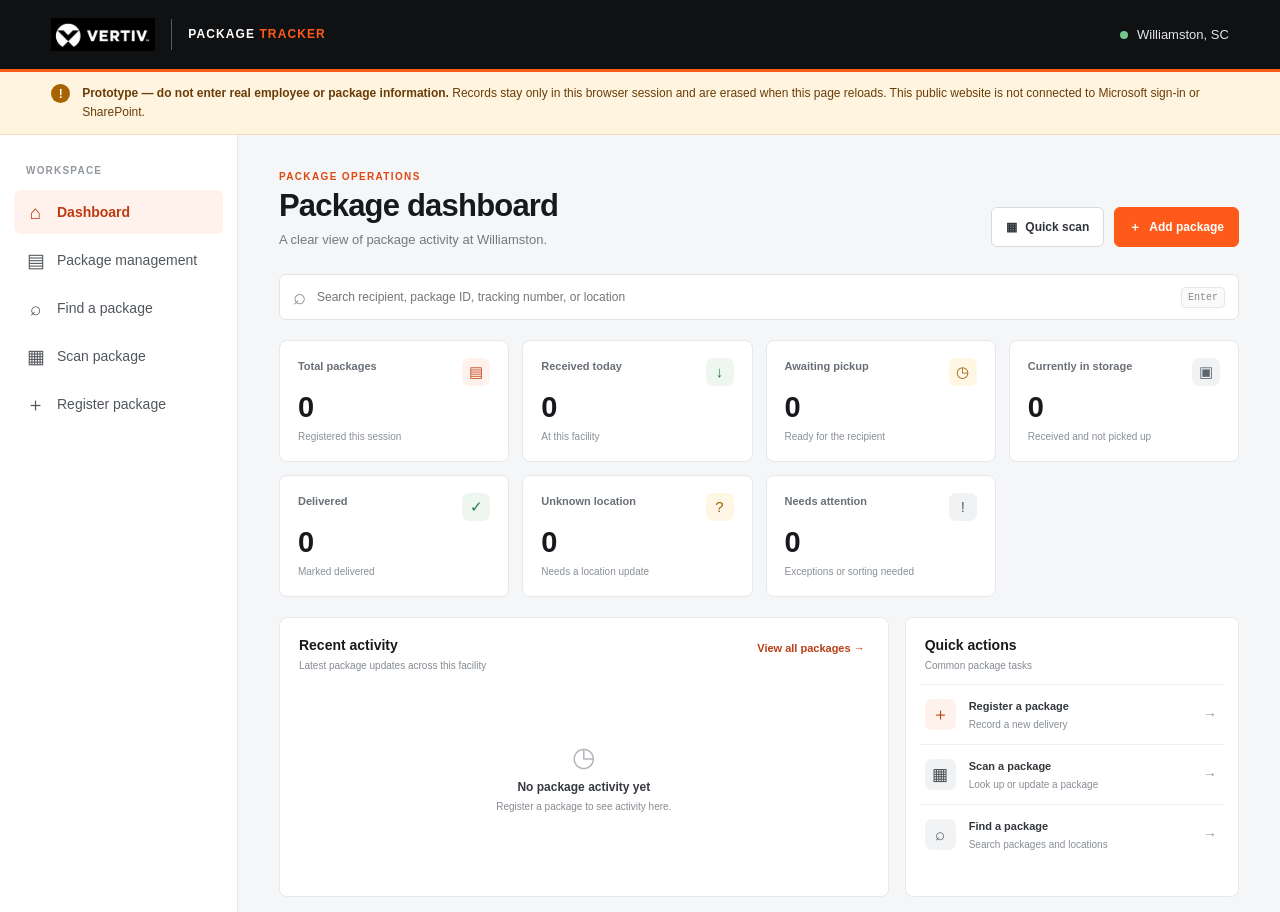
<file: index.html>
<!DOCTYPE html>
<html lang="en">
<head>
  <meta charset="UTF-8">
  <meta name="viewport" content="width=device-width, initial-scale=1">
  <meta http-equiv="refresh" content="0; url=shipping/package-tracker.html">
  <meta name="robots" content="noindex, nofollow">
  <title>Vertiv Package Tracker</title>
  <link rel="canonical" href="shipping/package-tracker.html">
</head>
<body>
  <p><a href="shipping/package-tracker.html">Open the Vertiv Package Tracker</a></p>
</body>
</html>
</file>
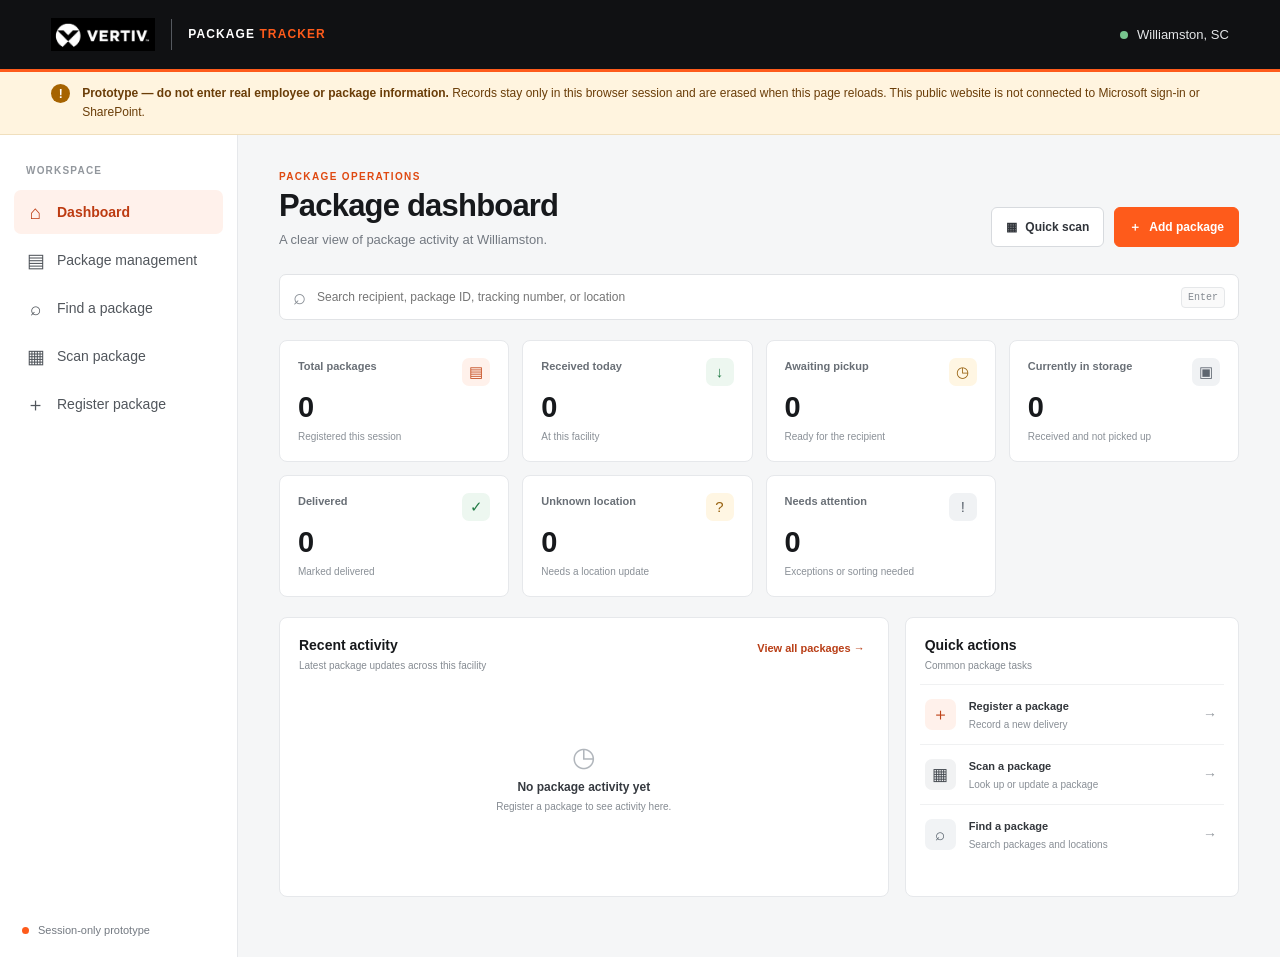
<file: shipping/package-tracker.html>
<!-- <!DOCTYPE html>
<html lang="en">
<head>
  <meta charset="UTF-8">
  <meta name="viewport" content="width=device-width, initial-scale=1">
  <meta name="theme-color" content="#111111">
  <meta name="robots" content="noindex, nofollow">
  <meta name="description" content="Vertiv Package Tracker interactive prototype.">
  <title>Vertiv Package Tracker | Prototype</title>
  <link rel="stylesheet" href="css/package-tracker.css">
  <script src="js/package-tracker.js" defer></script>
</head>
<body>
  <header class="app-header">
    <a class="brand" href="package-tracker.html" aria-label="Vertiv Package Tracker home">
      <img src="images/vertivWhiteLogo.jpg" alt="Vertiv">
      <span class="brand-divider" aria-hidden="true"></span>
      <span class="brand-title">PACKAGE <strong>TRACKER</strong></span>
    </a>
    <span class="facility-label"><span class="facility-dot"></span> Williamston, SC</span>
  </header>

  <div class="prototype-warning" role="alert">
    <span class="warning-icon" aria-hidden="true">!</span>
    <p><strong>Prototype — do not enter real employee or package information.</strong>
      Records stay only in this browser session and are erased when this page reloads.
      This public website is not connected to Microsoft sign-in or SharePoint.</p>
  </div>

  <div class="app-shell">
    <aside class="sidebar" aria-label="Package Tracker navigation">
      <p class="nav-caption">WORKSPACE</p>
      <nav class="side-nav">
        <button class="nav-item is-active" type="button" data-view="dashboard" aria-current="page">
          <span class="nav-icon" aria-hidden="true">⌂</span> Dashboard
        </button>
        <button class="nav-item" type="button" data-view="packages">
          <span class="nav-icon" aria-hidden="true">▤</span> Package management
        </button>
        <button class="nav-item" type="button" data-view="find">
          <span class="nav-icon" aria-hidden="true">⌕</span> Find a package
        </button>
        <button class="nav-item" type="button" data-view="scan">
          <span class="nav-icon" aria-hidden="true">▦</span> Scan package
        </button>
        <button class="nav-item" type="button" data-view="register">
          <span class="nav-icon" aria-hidden="true">＋</span> Register package
        </button>
      </nav>
      <div class="sidebar-foot">
        <span class="prototype-dot"></span>
        <span>Session-only prototype</span>
      </div>
    </aside>

    <main class="main-content" id="main-content">
      <section class="view is-visible" id="view-dashboard" aria-labelledby="page-title">
        <div class="page-heading heading-with-actions">
          <div>
            <p class="eyebrow">PACKAGE OPERATIONS</p>
            <h1 id="page-title">Package dashboard</h1>
            <p class="page-subtitle">A clear view of package activity at Williamston.</p>
          </div>
          <div class="heading-actions">
            <button type="button" class="button button-outline" data-navigate="scan"><span aria-hidden="true">▦</span> Quick scan</button>
            <button type="button" class="button button-primary" data-navigate="register"><span aria-hidden="true">＋</span> Add package</button>
          </div>
        </div>

        <label class="dashboard-search">
          <span class="sr-only">Search packages</span>
          <span class="search-icon" aria-hidden="true">⌕</span>
          <input id="dashboard-search" type="search" placeholder="Search recipient, package ID, tracking number, or location">
          <kbd>Enter</kbd>
        </label>

        <div class="metric-grid" id="metric-grid" aria-live="polite"></div>

        <div class="dashboard-grid">
          <section class="panel activity-panel" aria-labelledby="activity-title">
            <div class="panel-heading">
              <div>
                <h2 id="activity-title">Recent activity</h2>
                <p>Latest package updates across this facility</p>
              </div>
              <button type="button" class="text-button" data-navigate="packages">View all packages <span aria-hidden="true">→</span></button>
            </div>
            <div id="recent-activity" class="activity-list"></div>
          </section>

          <section class="panel quick-panel" aria-labelledby="quick-title">
            <div class="panel-heading">
              <div>
                <h2 id="quick-title">Quick actions</h2>
                <p>Common package tasks</p>
              </div>
            </div>
            <button class="quick-action" type="button" data-navigate="register">
              <span class="quick-action-icon orange-icon" aria-hidden="true">＋</span>
              <span><strong>Register a package</strong><small>Record a new delivery</small></span>
              <span class="action-arrow" aria-hidden="true">→</span>
            </button>
            <button class="quick-action" type="button" data-navigate="scan">
              <span class="quick-action-icon black-icon" aria-hidden="true">▦</span>
              <span><strong>Scan a package</strong><small>Look up or update a package</small></span>
              <span class="action-arrow" aria-hidden="true">→</span>
            </button>
            <button class="quick-action" type="button" data-navigate="find">
              <span class="quick-action-icon gray-icon" aria-hidden="true">⌕</span>
              <span><strong>Find a package</strong><small>Search packages and locations</small></span>
              <span class="action-arrow" aria-hidden="true">→</span>
            </button>
          </section>
        </div>
      </section>

      <section class="view" id="view-packages" aria-labelledby="packages-title" hidden>
        <div class="page-heading">
          <p class="eyebrow">OPERATIONS</p>
          <h1 id="packages-title">Package management</h1>
          <p class="page-subtitle">Review packages and their current physical locations.</p>
        </div>
        <div class="panel list-panel">
          <div class="list-toolbar">
            <label class="inline-search">
              <span class="search-icon" aria-hidden="true">⌕</span>
              <input id="management-search" type="search" placeholder="Search packages">
            </label>
            <label class="select-filter">
              <span class="sr-only">Filter by status</span>
              <select id="status-filter">
                <option value="">All statuses</option>
              </select>
            </label>
            <span class="result-count" id="management-count"></span>
          </div>
          <div class="table-wrap">
            <table class="package-table">
              <thead><tr>
                <th scope="col">Package</th><th scope="col">Recipient</th>
                <th scope="col">Location</th><th scope="col">Status</th><th scope="col">Received</th>
              </tr></thead>
              <tbody id="package-rows"></tbody>
            </table>
          </div>
          <div id="management-empty" class="empty-state" hidden>
            <span class="empty-symbol" aria-hidden="true">▤</span>
            <strong>No packages match</strong>
            <p>Try a different search or register a package to get started.</p>
          </div>
        </div>
      </section>

      <section class="view" id="view-find" aria-labelledby="find-title" hidden>
        <div class="page-heading">
          <p class="eyebrow">PACKAGE LOOKUP</p>
          <h1 id="find-title">Find a package</h1>
          <p class="page-subtitle">Search by recipient, package ID, tracking number, department, or location.</p>
        </div>
        <div class="panel find-panel">
          <label class="find-search">
            <span class="search-icon" aria-hidden="true">⌕</span>
            <input id="find-search" type="search" placeholder="Try a name, package ID, or tracking number" autocomplete="off">
            <button class="button button-primary" id="find-submit" type="button">Search</button>
          </label>
          <p class="search-hint">Results prominently show the current physical location.</p>
          <div id="find-results" class="package-results"></div>
        </div>
      </section>

      <section class="view" id="view-scan" aria-labelledby="scan-title" hidden>
        <div class="page-heading">
          <p class="eyebrow">PACKAGE LOOKUP</p>
          <h1 id="scan-title">Scan a package</h1>
          <p class="page-subtitle">Scan the package QR code or enter its internal package ID.</p>
        </div>
        <div class="panel scan-panel">
          <div class="scan-illustration" aria-hidden="true">
            <svg viewBox="0 0 64 64" fill="none">
              <path d="M8 23V10h13M43 10h13v13M56 41v13H43M21 54H8V41" stroke="currentColor" stroke-width="3" stroke-linecap="round" stroke-linejoin="round"/>
              <path d="M19 19h8v8h-8zM37 19h8v8h-8zM19 37h8v8h-8zM37 37h3v3h-3zM43 43h3v3h-3zM37 43h3v3h-3zM43 37h3v3h-3z" fill="currentColor"/>
            </svg>
          </div>
          <h2>Ready to scan</h2>
          <p class="scan-description">Use a device camera or a handheld scanner. You can also type a package ID below.</p>
          <div class="scan-controls">
            <button type="button" class="button button-primary button-large" id="start-camera"><span aria-hidden="true">▦</span> Open camera</button>
          </div>
          <div class="camera-frame" id="camera-frame" hidden>
            <video id="camera-video" playsinline muted></video>
            <button type="button" class="button button-outline" id="stop-camera">Close camera</button>
          </div>
          <form id="scan-form" class="scan-entry">
            <label for="scan-value">Package ID</label>
            <div class="scan-input-row">
              <input id="scan-value" name="scanValue" placeholder="e.g. WIL-PKG-..." autocomplete="off" required>
              <button class="button button-dark" type="submit">Find package</button>
            </div>
          </form>
          <p id="scan-status" class="form-message" role="status" aria-live="polite"></p>
        </div>
      </section>

      <section class="view" id="view-register" aria-labelledby="register-title" hidden>
        <div class="page-heading">
          <p class="eyebrow">PACKAGE OPERATIONS</p>
          <h1 id="register-title">Register a package</h1>
          <p class="page-subtitle">Capture delivery details and record where the package was placed.</p>
        </div>
        <form id="register-form" class="panel register-panel">
          <div class="form-section-heading">
            <span class="section-number">01</span>
            <div><h2>Package details</h2><p>Identify the carrier and shipment.</p></div>
          </div>
          <div class="form-grid">
            <label>Shipping carrier <span class="required">*</span>
              <select name="carrier" required>
                <option value="">Select a carrier</option><option>UPS</option><option>FedEx</option>
                <option>USPS</option><option>DHL</option><option>Other</option>
              </select>
            </label>
            <label>Carrier tracking number
              <input name="trackingNumber" maxlength="120" autocomplete="off" placeholder="Scan or enter tracking number">
            </label>
            <label>Package description
              <input name="description" maxlength="160" placeholder="Optional description">
            </label>
            <label>Quantity <span class="required">*</span>
              <input name="quantity" type="number" min="1" max="999" value="1" required>
            </label>
          </div>

          <div class="form-section-heading">
            <span class="section-number">02</span>
            <div><h2>Recipient</h2><p>Who should receive this delivery?</p></div>
          </div>
          <div class="form-grid">
            <label>Recipient name <span class="required">*</span>
              <input name="recipientName" maxlength="100" required autocomplete="off">
            </label>
            <label>Recipient email <span class="required">*</span>
              <input name="recipientEmail" type="email" maxlength="254" required autocomplete="off">
            </label>
            <label>Department <span class="required">*</span>
              <input name="department" maxlength="100" required>
            </label>
            <label>Facility
              <input name="facility" value="Williamston, SC" maxlength="100" required>
            </label>
          </div>

          <div class="form-section-heading">
            <span class="section-number">03</span>
            <div><h2>Receipt and location</h2><p>Always record where the package is physically placed.</p></div>
          </div>
          <div class="form-grid">
            <label>Date received
              <input name="dateReceived" type="date">
            </label>
            <label>Received by <span class="required">*</span>
              <input name="receivedBy" maxlength="100" required autocomplete="off" placeholder="Prototype only">
            </label>
            <label>Current location <span class="required">*</span>
              <select name="location" required>
                <option value="">Select a location</option>
                <option>Shipping &amp; Receiving</option><option>Warehouse</option>
                <option>IT Department</option><option>HR Office</option>
                <option>Front Office</option><option>Maintenance</option>
                <option>Quality</option><option>Production</option><option>Other</option>
                <option>Unknown / Needs Sorting</option>
              </select>
            </label>
            <label>Location details
              <input name="locationDetails" maxlength="180" placeholder="e.g. Shelf B, Row 3">
            </label>
            <label class="full-width">Additional notes
              <textarea name="notes" rows="3" maxlength="1000" placeholder="Optional notes"></textarea>
            </label>
          </div>
          <div class="form-footer">
            <p>Registration creates an internal package ID. QR label generation is not connected in this prototype.</p>
            <button class="button button-primary button-large" type="submit">Register package</button>
          </div>
          <p id="register-status" class="form-message" role="status" aria-live="polite"></p>
        </form>
      </section>

      <section class="view" id="view-detail" aria-labelledby="detail-title" hidden>
        <button class="back-link" type="button" data-navigate="packages"><span aria-hidden="true">←</span> Back to packages</button>
        <div id="detail-content"></div>
      </section>
    </main>
  </div>
  <div class="toast-region" id="toast-region" role="status" aria-live="polite"></div>
</body>
</html> -->




<!DOCTYPE html>
<html lang="en">
<head>
  <meta charset="UTF-8">
  <meta name="viewport" content="width=device-width, initial-scale=1">
  <meta name="theme-color" content="#111111">
  <meta name="robots" content="noindex, nofollow">
  <meta name="description" content="Vertiv Package Tracker interactive prototype.">
  <title>Vertiv Package Tracker | Prototype</title>
  <link rel="stylesheet" href="css/package-tracker.css">
  <script src="js/package-tracker.js" defer></script>
</head>
<body>
  <header class="app-header">
    <a class="brand" href="package-tracker.html" aria-label="Vertiv Package Tracker home">
      <img src="images/vertivWhiteLogo.jpg" alt="Vertiv">
      <span class="brand-divider" aria-hidden="true"></span>
      <span class="brand-title">PACKAGE <strong>TRACKER</strong></span>
    </a>
    <span class="facility-label"><span class="facility-dot"></span> Williamston, SC</span>
  </header>

  <div class="prototype-warning" role="alert">
    <span class="warning-icon" aria-hidden="true">!</span>
    <p><strong>Prototype — do not enter real employee or package information.</strong>
      Records stay only in this browser session and are erased when this page reloads.
      This public website is not connected to Microsoft sign-in or SharePoint.</p>
  </div>

  <div class="app-shell">
    <aside class="sidebar" aria-label="Package Tracker navigation">
      <p class="nav-caption">WORKSPACE</p>
      <nav class="side-nav">
        <button class="nav-item is-active" type="button" data-view="dashboard" aria-current="page">
          <span class="nav-icon" aria-hidden="true">⌂</span> Dashboard
        </button>
        <button class="nav-item" type="button" data-view="packages">
          <span class="nav-icon" aria-hidden="true">▤</span> Package management
        </button>
        <button class="nav-item" type="button" data-view="find">
          <span class="nav-icon" aria-hidden="true">⌕</span> Find a package
        </button>
        <button class="nav-item" type="button" data-view="scan">
          <span class="nav-icon" aria-hidden="true">▦</span> Scan package
        </button>
        <button class="nav-item" type="button" data-view="register">
          <span class="nav-icon" aria-hidden="true">＋</span> Register package
        </button>
      </nav>
      <div class="sidebar-foot">
        <span class="prototype-dot"></span>
        <span>Session-only prototype</span>
      </div>
    </aside>

    <main class="main-content" id="main-content">
      <section class="view is-visible" id="view-dashboard" aria-labelledby="page-title">
        <div class="page-heading heading-with-actions">
          <div>
            <p class="eyebrow">PACKAGE OPERATIONS</p>
            <h1 id="page-title">Package dashboard</h1>
            <p class="page-subtitle">A clear view of package activity at Williamston.</p>
          </div>
          <div class="heading-actions">
            <button type="button" class="button button-outline" data-navigate="scan"><span aria-hidden="true">▦</span> Quick scan</button>
            <button type="button" class="button button-primary" data-navigate="register"><span aria-hidden="true">＋</span> Add package</button>
          </div>
        </div>

        <label class="dashboard-search">
          <span class="sr-only">Search packages</span>
          <span class="search-icon" aria-hidden="true">⌕</span>
          <input id="dashboard-search" type="search" placeholder="Search recipient, package ID, tracking number, or location">
          <kbd>Enter</kbd>
        </label>

        <div class="metric-grid" id="metric-grid" aria-live="polite"></div>

        <div class="dashboard-grid">
          <section class="panel activity-panel" aria-labelledby="activity-title">
            <div class="panel-heading">
              <div>
                <h2 id="activity-title">Recent activity</h2>
                <p>Latest package updates across this facility</p>
              </div>
              <button type="button" class="text-button" data-navigate="packages">View all packages <span aria-hidden="true">→</span></button>
            </div>
            <div id="recent-activity" class="activity-list"></div>
          </section>

          <section class="panel quick-panel" aria-labelledby="quick-title">
            <div class="panel-heading">
              <div>
                <h2 id="quick-title">Quick actions</h2>
                <p>Common package tasks</p>
              </div>
            </div>
            <button class="quick-action" type="button" data-navigate="register">
              <span class="quick-action-icon orange-icon" aria-hidden="true">＋</span>
              <span><strong>Register a package</strong><small>Record a new delivery</small></span>
              <span class="action-arrow" aria-hidden="true">→</span>
            </button>
            <button class="quick-action" type="button" data-navigate="scan">
              <span class="quick-action-icon black-icon" aria-hidden="true">▦</span>
              <span><strong>Scan a package</strong><small>Look up or update a package</small></span>
              <span class="action-arrow" aria-hidden="true">→</span>
            </button>
            <button class="quick-action" type="button" data-navigate="find">
              <span class="quick-action-icon gray-icon" aria-hidden="true">⌕</span>
              <span><strong>Find a package</strong><small>Search packages and locations</small></span>
              <span class="action-arrow" aria-hidden="true">→</span>
            </button>
          </section>
        </div>
      </section>

      <section class="view" id="view-packages" aria-labelledby="packages-title" hidden>
        <div class="page-heading">
          <p class="eyebrow">OPERATIONS</p>
          <h1 id="packages-title">Package management</h1>
          <p class="page-subtitle">Review packages and their current physical locations.</p>
        </div>
        <div class="panel list-panel">
          <div class="list-toolbar">
            <label class="inline-search">
              <span class="search-icon" aria-hidden="true">⌕</span>
              <input id="management-search" type="search" placeholder="Search packages">
            </label>
            <label class="select-filter">
              <span class="sr-only">Filter by status</span>
              <select id="status-filter">
                <option value="">All statuses</option>
              </select>
            </label>
            <span class="result-count" id="management-count"></span>
          </div>
          <div class="table-wrap">
            <table class="package-table">
              <thead><tr>
                <th scope="col">Package</th><th scope="col">Recipient</th>
                <th scope="col">Location</th><th scope="col">Status</th><th scope="col">Received</th>
              </tr></thead>
              <tbody id="package-rows"></tbody>
            </table>
          </div>
          <div id="management-empty" class="empty-state" hidden>
            <span class="empty-symbol" aria-hidden="true">▤</span>
            <strong>No packages match</strong>
            <p>Try a different search or register a package to get started.</p>
          </div>
        </div>
      </section>

      <section class="view" id="view-find" aria-labelledby="find-title" hidden>
        <div class="page-heading">
          <p class="eyebrow">PACKAGE LOOKUP</p>
          <h1 id="find-title">Find a package</h1>
          <p class="page-subtitle">Search by recipient, package ID, tracking number, department, or location.</p>
        </div>
        <div class="panel find-panel">
          <label class="find-search">
            <span class="search-icon" aria-hidden="true">⌕</span>
            <input id="find-search" type="search" placeholder="Try a name, package ID, or tracking number" autocomplete="off">
            <button class="button button-primary" id="find-submit" type="button">Search</button>
          </label>
          <p class="search-hint">Results prominently show the current physical location.</p>
          <div id="find-results" class="package-results"></div>
        </div>
      </section>

      <section class="view" id="view-scan" aria-labelledby="scan-title" hidden>
        <div class="page-heading">
          <p class="eyebrow">PACKAGE LOOKUP</p>
          <h1 id="scan-title">Scan a package</h1>
          <p class="page-subtitle">Scan an internal package ID to find a record, or scan a carrier barcode to prefill a new registration.</p>
        </div>
        <div class="panel scan-panel">
          <div class="scan-illustration" aria-hidden="true">
            <svg viewBox="0 0 64 64" fill="none">
              <path d="M8 23V10h13M43 10h13v13M56 41v13H43M21 54H8V41" stroke="currentColor" stroke-width="3" stroke-linecap="round" stroke-linejoin="round"/>
              <path d="M19 19h8v8h-8zM37 19h8v8h-8zM19 37h8v8h-8zM37 37h3v3h-3zM43 43h3v3h-3zM37 43h3v3h-3zM43 37h3v3h-3z" fill="currentColor"/>
            </svg>
          </div>
          <h2>Ready to scan</h2>
          <p class="scan-description">Use the camera for an internal package ID or carrier tracking barcode. Unknown tracking barcodes can prefill a new package registration.</p>
          <div class="scan-controls">
            <button type="button" class="button button-primary button-large" id="start-camera"><span aria-hidden="true">▦</span> Open camera</button>
          </div>
          <div class="camera-frame" id="camera-frame" hidden>
            <video id="camera-video" playsinline muted></video>
            <button type="button" class="button button-outline" id="stop-camera">Close camera</button>
          </div>
          <form id="scan-form" class="scan-entry">
            <label for="scan-value">Package ID</label>
            <div class="scan-input-row">
              <input id="scan-value" name="scanValue" placeholder="e.g. WIL-PKG-..." autocomplete="off" required>
              <button class="button button-dark" type="submit">Find package</button>
            </div>
          </form>
          <p id="scan-status" class="form-message" role="status" aria-live="polite"></p>
        </div>
      </section>

      <section class="view" id="view-register" aria-labelledby="register-title" hidden>
        <div class="page-heading">
          <p class="eyebrow">PACKAGE OPERATIONS</p>
          <h1 id="register-title">Register a package</h1>
          <p class="page-subtitle">Scan the carrier barcode, photograph the full label, review extracted details, and record where the package was placed.</p>
        </div>
        <section class="panel label-capture-panel" aria-labelledby="label-capture-title">
          <div class="form-section-heading">
            <span class="section-number">SCAN</span>
            <div><h2 id="label-capture-title">Capture shipping label</h2><p>Use the barcode or a photo of the complete label to prefill the registration form.</p></div>
          </div>
          <div class="scan-controls label-actions">
            <button type="button" class="button button-primary" id="register-barcode-scan">Scan barcode with camera</button>
            <label class="button button-outline file-pick" for="label-photo">Take photo / Choose label</label>
            <input id="label-photo" type="file" accept="image/*" capture="environment" hidden>
          </div>
          <div id="label-preview-wrap" class="label-preview-wrap" hidden>
            <img id="label-preview" alt="Shipping label preview">
          </div>
          <p id="ocr-status" class="form-message" role="status" aria-live="polite">Barcode and OCR results are suggestions. Verify every field before registering.</p>
          <div id="ocr-results" class="ocr-results" hidden></div>
        </section>
        <form id="register-form" class="panel register-panel">
          <div class="form-section-heading">
            <span class="section-number">01</span>
            <div><h2>Package details</h2><p>Identify the carrier and shipment.</p></div>
          </div>
          <div class="form-grid">
            <label>Shipping carrier <span class="required">*</span>
              <select name="carrier" required>
                <option value="">Select a carrier</option><option>UPS</option><option>FedEx</option>
                <option>USPS</option><option>DHL</option><option>Other</option>
              </select>
            </label>
            <label>Carrier tracking number
              <input name="trackingNumber" maxlength="120" autocomplete="off" placeholder="Scan or enter tracking number">
            </label>
            <label>Package description
              <input name="description" maxlength="160" placeholder="Optional description">
            </label>
            <label>Quantity <span class="required">*</span>
              <input name="quantity" type="number" min="1" max="999" value="1" required>
            </label>
          </div>

          <div class="form-section-heading">
            <span class="section-number">02</span>
            <div><h2>Recipient</h2><p>Who should receive this delivery?</p></div>
          </div>
          <div class="form-grid">
            <label>Recipient name <span class="required">*</span>
              <input name="recipientName" maxlength="100" required autocomplete="off">
            </label>
            <label>Recipient email <span class="required">*</span>
              <input name="recipientEmail" type="email" maxlength="254" required autocomplete="off">
            </label>
            <label>Department <span class="required">*</span>
              <input name="department" maxlength="100" required>
            </label>
            <label>Facility
              <input name="facility" value="Williamston, SC" maxlength="100" required>
            </label>
          </div>

          <div class="form-section-heading">
            <span class="section-number">03</span>
            <div><h2>Receipt and location</h2><p>Always record where the package is physically placed.</p></div>
          </div>
          <div class="form-grid">
            <label>Date received
              <input name="dateReceived" type="date">
            </label>
            <label>Received by <span class="required">*</span>
              <input name="receivedBy" maxlength="100" required autocomplete="off" placeholder="Prototype only">
            </label>
            <label>Current location <span class="required">*</span>
              <select name="location" required>
                <option value="">Select a location</option>
                <option>Shipping &amp; Receiving</option><option>Warehouse</option>
                <option>IT Department</option><option>HR Office</option>
                <option>Front Office</option><option>Maintenance</option>
                <option>Quality</option><option>Production</option><option>Other</option>
                <option>Unknown / Needs Sorting</option>
              </select>
            </label>
            <label>Location details
              <input name="locationDetails" maxlength="180" placeholder="e.g. Shelf B, Row 3">
            </label>
            <label class="full-width">Additional notes
              <textarea name="notes" rows="3" maxlength="1000" placeholder="Optional notes"></textarea>
            </label>
          </div>
          <div class="form-footer">
            <p>Review all scanned information before registration. This prototype stores records only for the current browser session.</p>
            <button class="button button-primary button-large" type="submit">Register package</button>
          </div>
          <p id="register-status" class="form-message" role="status" aria-live="polite"></p>
        </form>
      </section>

      <section class="view" id="view-detail" aria-labelledby="detail-title" hidden>
        <button class="back-link" type="button" data-navigate="packages"><span aria-hidden="true">←</span> Back to packages</button>
        <div id="detail-content"></div>
      </section>
    </main>
  </div>
  <div class="toast-region" id="toast-region" role="status" aria-live="polite"></div>
</body>
</html>
</file>
<file: shipping/css/package-tracker.css>
:root {
  color-scheme: light;
  --orange: #fe5b1b;
  --orange-dark: #df4911;
  --ink: #17191c;
  --body: #292d32;
  --muted: #737981;
  --line: #e6e8eb;
  --surface: #fff;
  --canvas: #f5f6f7;
  --green: #23804a;
  --green-pale: #eaf5ee;
  --yellow: #986411;
  --yellow-pale: #fff4dc;
  --red: #ad3d2c;
  --red-pale: #fff0ec;
  font-family: Inter, "Segoe UI", Arial, sans-serif;
}

* { box-sizing: border-box; }

body {
  min-width: 320px;
  margin: 0;
  color: var(--body);
  background: var(--canvas);
  font-size: 14px;
  line-height: 1.5;
}

button, input, select, textarea { font: inherit; }
button { color: inherit; }
button:focus-visible, a:focus-visible, input:focus-visible, select:focus-visible,
textarea:focus-visible { outline: 3px solid rgba(254, 91, 27, .35); outline-offset: 2px; }
[hidden] { display: none !important; }
.sr-only { position: absolute; width: 1px; height: 1px; padding: 0; margin: -1px; overflow: hidden; clip: rect(0,0,0,0); white-space: nowrap; border: 0; }

.app-header {
  height: 72px;
  padding: 0 clamp(20px, 4vw, 56px);
  display: flex;
  align-items: center;
  justify-content: space-between;
  color: #fff;
  background: #101113;
  border-bottom: 3px solid var(--orange);
}

.brand { display: inline-flex; align-items: center; gap: 16px; text-decoration: none; color: inherit; }
.brand img { display: block; width: 104px; max-height: 42px; object-fit: contain; }
.brand-divider { width: 1px; height: 31px; background: #55595f; }
.brand-title { color: #fff; font-size: 12px; font-weight: 600; letter-spacing: 1.1px; }
.brand-title strong { color: var(--orange); font-weight: 700; }
.facility-label { display: flex; align-items: center; gap: 9px; color: #e4e6e8; font-size: 13px; }
.facility-dot, .prototype-dot { width: 8px; height: 8px; border-radius: 50%; background: #77c58e; }

.prototype-warning {
  display: flex;
  align-items: flex-start;
  gap: 12px;
  padding: 12px clamp(20px, 4vw, 56px);
  color: #6a3d08;
  background: #fff4df;
  border-bottom: 1px solid #f0dfbd;
}
.prototype-warning p { margin: 0; font-size: 12px; line-height: 1.6; }
.warning-icon { flex: 0 0 19px; width: 19px; height: 19px; display: grid; place-items: center; border-radius: 50%; background: #a66300; color: white; font-weight: 800; font-size: 12px; }

.app-shell { display: grid; grid-template-columns: 238px minmax(0, 1fr); min-height: calc(100vh - 123px); }
.sidebar { position: relative; display: flex; flex-direction: column; padding: 28px 14px 18px; background: #fff; border-right: 1px solid var(--line); }
.nav-caption { margin: 0 0 12px 12px; color: #92979d; font-size: 10px; font-weight: 700; letter-spacing: 1.2px; }
.side-nav { display: grid; gap: 4px; }
.nav-item { width: 100%; min-height: 44px; display: flex; align-items: center; gap: 12px; padding: 9px 12px; border: 0; border-radius: 7px; color: #51565c; background: transparent; text-align: left; cursor: pointer; transition: background .15s, color .15s; }
.nav-item:hover { background: #f6f6f6; color: #17191c; }
.nav-item.is-active { color: #bd3b11; background: #fff1eb; font-weight: 700; }
.nav-icon { width: 19px; font-size: 19px; line-height: 1; text-align: center; }
.sidebar-foot { display: flex; align-items: center; gap: 9px; margin: auto 8px 0; padding-top: 24px; color: #737981; font-size: 11px; }
.prototype-dot { width: 7px; height: 7px; background: var(--orange); }

.main-content { width: min(1500px, 100%); margin: 0 auto; padding: 34px clamp(20px, 3.2vw, 48px) 60px; }
.view { display: none; }
.view.is-visible { display: block; animation: appear .18s ease-out; }
@keyframes appear { from { opacity: .7; transform: translateY(3px); } to { opacity: 1; transform: translateY(0); } }
.page-heading { margin: 0 0 25px; }
.page-heading h1 { margin: 3px 0 5px; color: var(--ink); font-size: clamp(25px, 3vw, 31px); line-height: 1.2; letter-spacing: -.8px; }
.eyebrow { margin: 0; color: var(--orange-dark); font-size: 10px; font-weight: 800; letter-spacing: 1.35px; }
.page-subtitle { margin: 0; color: var(--muted); font-size: 13px; }
.heading-with-actions { display: flex; justify-content: space-between; align-items: flex-end; gap: 20px; }
.heading-actions { display: flex; gap: 10px; padding-bottom: 2px; }

.button { min-height: 40px; display: inline-flex; justify-content: center; align-items: center; gap: 8px; padding: 8px 14px; border: 1px solid transparent; border-radius: 6px; font-size: 12px; font-weight: 700; text-decoration: none; cursor: pointer; transition: background .15s, border-color .15s, transform .15s; }
.button:active { transform: translateY(1px); }
.button-primary { border-color: var(--orange); color: #fff; background: var(--orange); }
.button-primary:hover { border-color: var(--orange-dark); background: var(--orange-dark); }
.button-outline { border-color: #d7dade; color: #30343a; background: #fff; }
.button-outline:hover { border-color: #a9afb6; background: #fafafa; }
.button-dark { color: #fff; background: #202226; }
.button-dark:hover { background: #090a0b; }
.button-large { min-height: 48px; padding: 11px 20px; font-size: 13px; }
.button-danger { border-color: #e6bdb5; color: var(--red); background: #fff; }
.button-danger:hover { background: var(--red-pale); }
.text-button, .back-link { padding: 4px; border: 0; color: #b93e16; background: transparent; font-size: 11px; font-weight: 700; cursor: pointer; }
.text-button:hover, .back-link:hover { color: var(--orange-dark); text-decoration: underline; }

.dashboard-search, .inline-search { display: flex; align-items: center; gap: 11px; height: 46px; padding: 0 13px; border: 1px solid #e1e3e6; border-radius: 7px; background: #fff; }
.dashboard-search { margin: 25px 0 20px; }
.search-icon { flex: 0 0 auto; color: #898f96; font-size: 22px; line-height: 1; }
.dashboard-search input, .inline-search input { width: 100%; min-width: 0; padding: 0; border: 0; outline: 0; color: var(--body); background: transparent; font-size: 12px; }
kbd { flex: 0 0 auto; padding: 2px 6px; border: 1px solid #e5e7e9; border-radius: 4px; color: #858b92; background: #fafafa; font-size: 10px; }

.metric-grid { display: grid; grid-template-columns: repeat(4, minmax(0, 1fr)); gap: 13px; margin-bottom: 20px; }
.metric-card { min-height: 113px; padding: 17px 18px; border: 1px solid var(--line); border-radius: 8px; background: var(--surface); }
.metric-top { display: flex; align-items: flex-start; justify-content: space-between; gap: 8px; }
.metric-label { color: #696f76; font-size: 11px; font-weight: 600; }
.metric-icon { width: 28px; height: 28px; display: grid; place-items: center; border-radius: 7px; color: #c5491c; background: #fff1eb; font-size: 15px; }
.metric-icon.gray { color: #5e6670; background: #f0f2f4; }
.metric-icon.green { color: #237b46; background: #edf7f0; }
.metric-icon.yellow { color: #97610f; background: #fff6e3; }
.metric-value { margin-top: 6px; color: var(--ink); font-size: 29px; font-weight: 750; line-height: 1.1; letter-spacing: -.7px; }
.metric-caption { margin-top: 5px; color: #8a9097; font-size: 10px; }

.dashboard-grid { display: grid; grid-template-columns: minmax(0, 1.55fr) minmax(280px, .85fr); gap: 16px; align-items: start; }
.panel { border: 1px solid var(--line); border-radius: 8px; background: #fff; }
.activity-panel, .quick-panel { min-height: 280px; }
.panel-heading { display: flex; align-items: flex-start; justify-content: space-between; gap: 15px; padding: 18px 19px 13px; }
.panel-heading h2 { margin: 0; color: var(--ink); font-size: 14px; line-height: 1.4; }
.panel-heading p { margin: 3px 0 0; color: #858b92; font-size: 10px; }
.activity-list { padding: 0 19px 10px; }
.activity-row { display: grid; grid-template-columns: 30px minmax(0, 1fr) auto; gap: 11px; align-items: center; min-height: 60px; border-top: 1px solid #f0f1f2; }
.activity-marker { width: 29px; height: 29px; display: grid; place-items: center; border-radius: 50%; color: #b8441c; background: #fff1eb; font-size: 13px; }
.activity-copy { min-width: 0; }
.activity-copy strong { display: block; overflow: hidden; color: #31353a; font-size: 11px; font-weight: 650; text-overflow: ellipsis; white-space: nowrap; }
.activity-copy small { display: block; color: #898f96; font-size: 10px; }
.activity-time { color: #898f96; font-size: 9px; white-space: nowrap; }
.empty-activity { display: grid; min-height: 186px; place-content: center; justify-items: center; color: #858b92; text-align: center; }
.empty-activity strong { margin-top: 7px; color: #363a40; font-size: 12px; }
.empty-activity p { margin: 3px 0 0; font-size: 10px; }
.empty-symbol { color: #b1b6bc; font-size: 27px; line-height: 1; }
.quick-panel .panel-heading { padding-bottom: 11px; }
.quick-action { display: grid; grid-template-columns: 34px minmax(0, 1fr) 16px; align-items: center; gap: 10px; width: calc(100% - 28px); min-height: 60px; margin: 0 14px; padding: 8px 5px; border: 0; border-top: 1px solid #f0f1f2; background: #fff; text-align: left; cursor: pointer; }
.quick-action:hover strong { color: #bd3b11; }
.quick-action-icon { width: 31px; height: 31px; display: grid; place-items: center; border-radius: 7px; font-size: 17px; }
.orange-icon { color: #be4218; background: #fff1eb; }
.black-icon { color: #454a50; background: #f1f2f3; }
.gray-icon { color: #59636d; background: #f1f3f5; }
.quick-action strong, .quick-action small { display: block; }
.quick-action strong { color: #33373c; font-size: 11px; }
.quick-action small { margin-top: 2px; color: #898f96; font-size: 10px; }
.action-arrow { color: #91979d; }

.list-panel { overflow: hidden; }
.list-toolbar { display: flex; align-items: center; gap: 10px; padding: 14px 16px; border-bottom: 1px solid var(--line); }
.inline-search { flex: 1; max-width: 420px; height: 38px; }
.select-filter select, .form-grid select, .form-grid input, .form-grid textarea, .scan-entry input, .scan-input-row input { width: 100%; min-height: 40px; padding: 8px 10px; border: 1px solid #dfe2e5; border-radius: 5px; color: #31353a; background: #fff; font-size: 12px; }
.select-filter select { min-width: 145px; height: 38px; min-height: 38px; }
.result-count { margin-left: auto; color: #81878e; font-size: 10px; white-space: nowrap; }
.table-wrap { overflow-x: auto; }
.package-table { width: 100%; border-collapse: collapse; text-align: left; }
.package-table th { padding: 11px 16px; color: #747a82; background: #fafbfb; font-size: 10px; font-weight: 700; white-space: nowrap; }
.package-table td { padding: 13px 16px; border-top: 1px solid #f0f1f2; color: #4a5056; font-size: 11px; vertical-align: middle; }
.package-table tbody tr:hover { background: #fcfcfc; }
.package-link { display: inline-block; padding: 0; border: 0; color: #282c31; background: none; font-size: 11px; font-weight: 700; text-align: left; cursor: pointer; }
.package-link:hover { color: #b93e16; text-decoration: underline; }
.package-secondary { display: block; max-width: 180px; margin-top: 2px; overflow: hidden; color: #90959b; font-size: 9px; text-overflow: ellipsis; white-space: nowrap; }
.recipient-cell { color: #34383d !important; font-weight: 600; }
.location-cell { min-width: 150px; color: #32363b !important; font-weight: 650; }
.location-cell small { display: block; color: #878d94; font-size: 9px; font-weight: 400; }
.status-pill { display: inline-flex; align-items: center; min-height: 23px; padding: 3px 8px; border-radius: 20px; color: #565c62; background: #f0f2f4; font-size: 9px; font-weight: 700; white-space: nowrap; }
.status-pill.status-received, .status-pill.status-stored { color: #237b46; background: var(--green-pale); }
.status-pill.status-ready-for-pickup { color: #9a5c08; background: var(--yellow-pale); }
.status-pill.status-needs-sorting, .status-pill.status-exception { color: #a83925; background: var(--red-pale); }
.status-pill.status-picked-up, .status-pill.status-delivered { color: #59616a; background: #eceff1; }
.empty-state { display: grid; min-height: 220px; place-content: center; justify-items: center; color: #858b92; text-align: center; }
.empty-state strong { margin-top: 8px; color: #363a40; font-size: 13px; }
.empty-state p { margin: 4px 0 0; font-size: 11px; }

.find-panel { padding: 22px; }
.find-search { display: flex; align-items: center; gap: 12px; min-height: 52px; padding: 5px 6px 5px 14px; border: 1px solid #dfe2e5; border-radius: 7px; }
.find-search input { flex: 1; min-width: 0; padding: 8px 0; border: 0; outline: 0; color: #30343a; font-size: 13px; }
.search-hint { margin: 9px 2px 17px; color: #878d94; font-size: 10px; }
.package-results { display: grid; gap: 9px; }
.result-card { padding: 16px; border: 1px solid var(--line); border-radius: 7px; background: #fff; }
.result-card:hover { border-color: #f1b49c; }
.result-top { display: flex; align-items: flex-start; justify-content: space-between; gap: 14px; }
.result-top h2 { margin: 0; color: #24272b; font-size: 13px; }
.result-top p { margin: 3px 0 0; color: #81878e; font-size: 10px; }
.result-location { margin: 13px 0 0; padding: 10px 12px; border-radius: 5px; color: #30353a; background: #f6f7f8; font-size: 11px; }
.result-location strong { color: #777e85; font-size: 9px; text-transform: uppercase; letter-spacing: .45px; }
.result-location span { display: block; margin-top: 2px; font-size: 12px; font-weight: 700; }
.result-footer { display: flex; align-items: center; justify-content: space-between; gap: 12px; margin-top: 11px; }
.result-footer small { color: #878d94; font-size: 9px; }
.result-footer .button { min-height: 32px; padding: 5px 10px; font-size: 10px; }

.scan-panel { max-width: 590px; margin: 0 auto; padding: 29px clamp(18px, 5vw, 48px) 25px; text-align: center; }
.scan-illustration { width: 84px; height: 84px; display: grid; place-items: center; margin: 0 auto 15px; border: 1px solid #ffe0d3; border-radius: 18px; color: #d64c19; background: #fff5f0; }
.scan-illustration svg { width: 45px; height: 45px; }
.scan-panel h2 { margin: 0; color: #25292e; font-size: 18px; }
.scan-description { max-width: 360px; margin: 7px auto 17px; color: #777e85; font-size: 12px; }
.camera-frame { position: relative; margin: 18px auto 0; overflow: hidden; border-radius: 7px; background: #111; }
.camera-frame video { display: block; width: 100%; max-height: 310px; object-fit: cover; }
.camera-frame .button { margin: 10px; }
.scan-entry { max-width: 405px; margin: 23px auto 0; text-align: left; }
.scan-entry label { display: block; margin-bottom: 6px; color: #41464c; font-size: 11px; font-weight: 700; }
.scan-input-row { display: flex; gap: 8px; }
.scan-input-row input { min-width: 0; flex: 1; }
.form-message { min-height: 18px; margin: 12px 0 0; color: #697078; font-size: 11px; }
.form-message.is-error { color: #b42318; }
.form-message.is-success { color: #237b46; }

.register-panel { padding: 22px clamp(16px, 3vw, 32px); }
.form-section-heading { display: flex; align-items: center; gap: 12px; margin: 0 0 16px; }
.form-section-heading:not(:first-child) { margin-top: 27px; padding-top: 23px; border-top: 1px solid #eceef0; }
.section-number { width: 30px; height: 30px; display: grid; place-items: center; border-radius: 50%; color: #bd4218; background: #fff1eb; font-size: 10px; font-weight: 800; }
.form-section-heading h2 { margin: 0; color: #292d32; font-size: 13px; }
.form-section-heading p { margin: 1px 0 0; color: #868c93; font-size: 10px; }
.form-grid { display: grid; grid-template-columns: repeat(2, minmax(0, 1fr)); gap: 14px 18px; padding-left: 42px; }
.form-grid label { display: block; color: #42474d; font-size: 10px; font-weight: 700; }
.required { color: #cf4818; }
.form-grid input, .form-grid select, .form-grid textarea { display: block; margin-top: 6px; font-size: 11px; font-weight: 400; }
.form-grid textarea { resize: vertical; }
.form-grid .full-width { grid-column: 1 / -1; }
.form-footer { display: flex; justify-content: space-between; align-items: center; gap: 15px; margin: 26px 0 0 42px; padding-top: 18px; border-top: 1px solid #eceef0; }
.form-footer p { max-width: 420px; margin: 0; color: #777e85; font-size: 10px; }

.back-link { margin: 0 0 15px; color: #666d75; font-size: 11px; }
.detail-heading { display: flex; align-items: flex-start; justify-content: space-between; gap: 20px; margin-bottom: 18px; }
.detail-title-line { display: flex; align-items: center; flex-wrap: wrap; gap: 11px; }
.detail-title-line h1 { margin: 0; color: var(--ink); font-size: clamp(23px, 3vw, 29px); letter-spacing: -.7px; }
.detail-subtitle { margin: 5px 0 0; color: #828890; font-size: 11px; }
.detail-layout { display: grid; grid-template-columns: minmax(0, 1.2fr) minmax(280px, .8fr); gap: 16px; align-items: start; }
.detail-card, .detail-actions, .history-card { padding: 18px; }
.detail-card h2, .detail-actions h2, .history-card h2 { margin: 0; color: #2b2f34; font-size: 13px; }
.detail-card > p, .detail-actions > p { margin: 3px 0 14px; color: #868c93; font-size: 10px; }
.detail-location { margin: 14px 0 17px; padding: 15px; border-left: 3px solid var(--orange); border-radius: 4px; background: #fff5f0; }
.detail-location small { display: block; color: #a14a2a; font-size: 9px; font-weight: 800; letter-spacing: .7px; text-transform: uppercase; }
.detail-location strong { display: block; margin-top: 3px; color: #292d32; font-size: 16px; }
.detail-location span { display: block; margin-top: 2px; color: #70767d; font-size: 11px; }
.detail-fields { display: grid; grid-template-columns: repeat(2, minmax(0, 1fr)); gap: 14px 18px; }
.detail-field small { display: block; color: #898f96; font-size: 9px; }
.detail-field strong { display: block; margin-top: 2px; overflow-wrap: anywhere; color: #3a3f45; font-size: 11px; font-weight: 600; }
.detail-actions { margin-bottom: 14px; }
.detail-actions .action-buttons { display: grid; grid-template-columns: 1fr 1fr; gap: 8px; }
.detail-actions .action-buttons .button:first-child { grid-column: 1 / -1; }
.inline-action-form { display: grid; gap: 10px; margin-top: 14px; padding-top: 14px; border-top: 1px solid #edeff1; }
.inline-action-form label { color: #464b51; font-size: 10px; font-weight: 700; }
.inline-action-form input, .inline-action-form select, .inline-action-form textarea { width: 100%; min-height: 37px; margin-top: 5px; padding: 8px 9px; border: 1px solid #dfe2e5; border-radius: 5px; background: #fff; font-size: 11px; }
.inline-action-form textarea { resize: vertical; }
.confirmation-label span { display: flex; align-items: center; gap: 8px; margin-top: 8px; font-size: 11px; font-weight: 500; }
.inline-action-form .confirmation-label input { width: 16px; min-height: 16px; margin: 0; accent-color: var(--orange); }
.history-card { margin-top: 14px; }
.history-list { margin-top: 14px; }
.history-entry { position: relative; display: grid; grid-template-columns: 12px minmax(0, 1fr); gap: 10px; padding-bottom: 15px; }
.history-entry:last-child { padding-bottom: 0; }
.history-entry:not(:last-child)::after { position: absolute; top: 12px; bottom: -1px; left: 5px; width: 1px; background: #e5e8eb; content: ""; }
.history-dot { position: relative; z-index: 1; width: 11px; height: 11px; margin-top: 3px; border: 2px solid #f6a17e; border-radius: 50%; background: #fff; }
.history-copy strong { display: block; color: #353a40; font-size: 10px; }
.history-copy p { margin: 2px 0 0; color: #858b92; font-size: 9px; }

.toast-region { position: fixed; right: 20px; bottom: 20px; z-index: 20; display: grid; gap: 8px; }
.toast { max-width: min(380px, calc(100vw - 40px)); padding: 12px 15px; border-radius: 6px; color: #fff; background: #202226; box-shadow: 0 8px 26px rgba(0,0,0,.2); font-size: 11px; animation: appear .15s ease-out; }
.toast.error { background: #a92f20; }
.toast.success { background: #237b46; }

@media (max-width: 1080px) {
  .metric-grid { grid-template-columns: repeat(2, minmax(0, 1fr)); }
  .dashboard-grid { grid-template-columns: minmax(0, 1fr); }
}

@media (max-width: 760px) {
  .app-shell { grid-template-columns: minmax(0, 1fr); }
  .sidebar { padding: 8px 12px; border-right: 0; border-bottom: 1px solid var(--line); }
  .nav-caption, .sidebar-foot { display: none; }
  .side-nav { grid-template-columns: repeat(5, minmax(58px, 1fr)); gap: 3px; }
  .nav-item { min-height: 56px; flex-direction: column; justify-content: center; gap: 3px; padding: 5px 2px; font-size: 9px; text-align: center; }
  .nav-icon { font-size: 17px; }
  .main-content { padding-top: 25px; }
  .heading-with-actions { align-items: flex-start; flex-direction: column; }
  .heading-actions { width: 100%; }
  .heading-actions .button { flex: 1; }
  .detail-layout { grid-template-columns: minmax(0, 1fr); }
  .detail-actions { grid-row: 1; }
  .list-toolbar { flex-wrap: wrap; }
  .inline-search { flex-basis: calc(100% - 160px); }
  .result-count { margin-left: 0; }
}

@media (max-width: 520px) {
  .app-header { height: 61px; padding: 0 15px; }
  .brand { gap: 9px; }
  .brand img { width: 82px; max-height: 34px; }
  .brand-divider { height: 26px; }
  .brand-title { font-size: 9px; letter-spacing: .7px; }
  .facility-label { font-size: 10px; }
  .prototype-warning { gap: 8px; padding: 10px 14px; }
  .prototype-warning p { font-size: 10px; }
  .app-shell { min-height: calc(100vh - 114px); }
  .main-content { padding: 22px 14px 40px; }
  .metric-grid { gap: 8px; }
  .metric-card { min-height: 101px; padding: 13px; }
  .metric-value { font-size: 25px; }
  .metric-label { font-size: 10px; }
  .metric-caption { font-size: 9px; }
  .activity-panel, .quick-panel { min-height: 0; }
  .panel-heading { padding: 15px 14px 11px; }
  .activity-list { padding: 0 14px 9px; }
  .activity-time { font-size: 8px; }
  .register-panel { padding: 17px 13px; }
  .form-grid { grid-template-columns: minmax(0, 1fr); padding-left: 0; }
  .form-grid .full-width { grid-column: 1; }
  .form-section-heading:not(:first-child) { margin-top: 22px; padding-top: 19px; }
  .form-footer { align-items: stretch; flex-direction: column; margin-left: 0; }
  .form-footer .button { width: 100%; }
  .find-panel { padding: 14px; }
  .find-search { gap: 7px; padding-left: 9px; }
  .find-search input { font-size: 11px; }
  .find-search .button { padding: 7px 10px; }
  .scan-panel { padding: 22px 14px; }
  .scan-input-row { flex-direction: column; }
  .scan-input-row .button { width: 100%; }
  .detail-heading { align-items: flex-start; flex-direction: column; }
  .detail-fields { gap: 12px; }
  .list-toolbar { gap: 7px; padding: 11px; }
  .inline-search { flex: 1 1 100%; max-width: none; }
  .select-filter { flex: 1; }
  .select-filter select { width: 100%; }
  .result-count { flex: 1; text-align: right; }
  .package-table th, .package-table td { padding: 11px 10px; }
  .heading-actions .button { padding: 8px 9px; font-size: 10px; }
}

@media (prefers-reduced-motion: reduce) {
  *, *::before, *::after { scroll-behavior: auto !important; animation-duration: .01ms !important; transition-duration: .01ms !important; }
}
</file>
